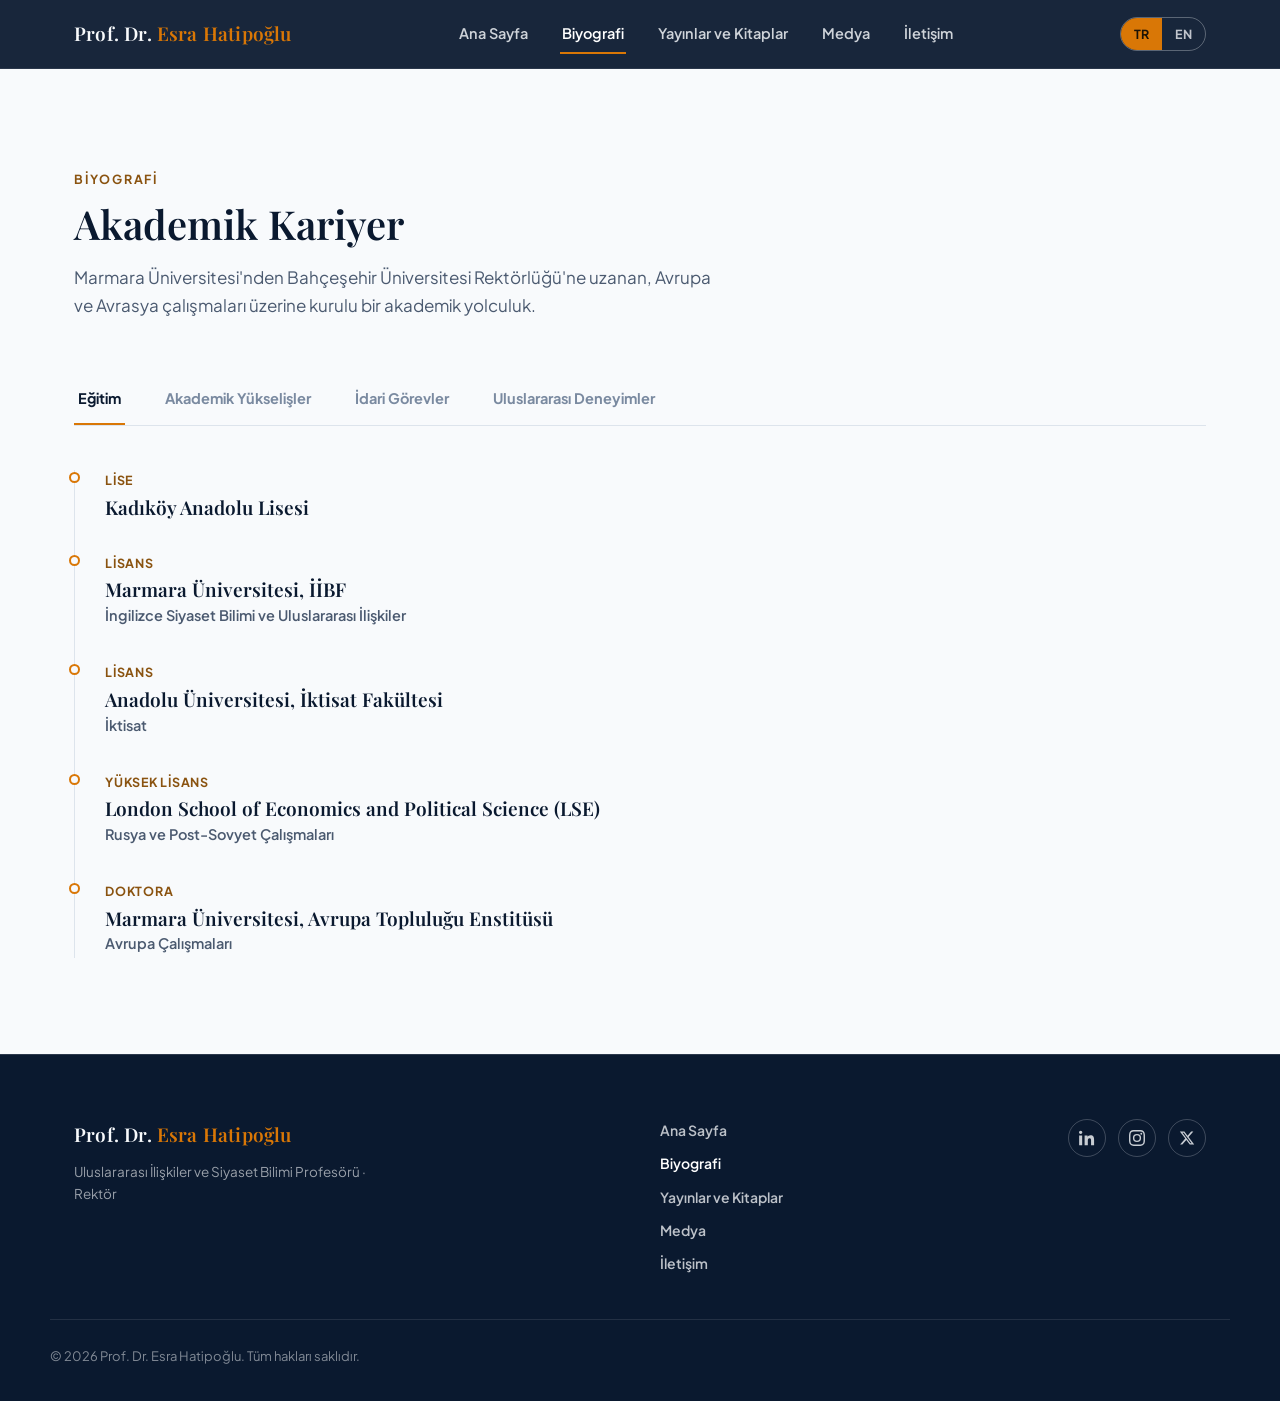
<file: biyografi.html>
<!DOCTYPE html>
<html lang="tr">
<head>
<meta charset="UTF-8">
<title>Biyografi ve Akademik Kariyer | Prof. Dr. Esra Hatipoğlu</title>
<meta name="description" content="Prof. Dr. Esra Hatipoğlu'nun eğitim geçmişi, akademik unvanları, idari görevleri ve uluslararası araştırma deneyimi.">
<meta name="keywords" content="Esra Hatipoğlu biyografi, Esra Hatipoğlu akademik kariyer, Esra Hatipoğlu CV, Esra Hatipoğlu Rektör">
<meta property="og:title" content="Biyografi ve Akademik Kariyer | Prof. Dr. Esra Hatipoğlu">
<meta property="og:description" content="Eğitim, akademik unvanlar, idari görevler ve uluslararası araştırma deneyimi.">
<meta property="og:type" content="profile">
<meta property="og:url" content="https://www.esrahatipoglu.com/biyografi.html">
<meta property="og:image" content="https://www.esrahatipoglu.com/images/esra-hatipoglu-portre.jpg">
<meta property="og:site_name" content="Prof. Dr. Esra Hatipoğlu">
<meta property="og:locale" content="tr_TR">
<meta name="twitter:card" content="summary_large_image">
<meta name="twitter:title" content="Biyografi ve Akademik Kariyer | Prof. Dr. Esra Hatipoğlu">
<meta name="twitter:description" content="Eğitim, akademik unvanlar, idari görevler ve uluslararası araştırma deneyimi.">
<meta name="twitter:image" content="https://www.esrahatipoglu.com/images/esra-hatipoglu-portre.jpg">
<meta name="robots" content="index, follow">
<link rel="canonical" href="https://www.esrahatipoglu.com/biyografi.html">
<meta name="viewport" content="width=device-width, initial-scale=1">
<link rel="icon" type="image/svg+xml" href="favicon.svg">
<link rel="preconnect" href="https://fonts.googleapis.com">
<link rel="preconnect" href="https://fonts.gstatic.com" crossorigin>
<link href="https://fonts.googleapis.com/css2?family=Playfair+Display:ital,wght@0,500;0,600;0,700;1,500&amp;family=Plus+Jakarta+Sans:wght@400;500;600;700;800&amp;display=swap" rel="stylesheet">
<link rel="stylesheet" href="styles.css">
</head>
<body data-page="biyografi">
<header class="site-header">
  <div class="header-inner">
    <a href="index.html" class="logo">Prof. Dr. <span>Esra Hatipoğlu</span></a>
    <nav class="main-nav" id="mainNav">
      <a href="index.html" data-page="index" data-tr="Ana Sayfa" data-en="Home">Ana Sayfa</a>
      <a href="biyografi.html" data-page="biyografi" data-tr="Biyografi" data-en="Biography">Biyografi</a>
      <a href="yayinlar.html" data-page="yayinlar" data-tr="Yayınlar ve Kitaplar" data-en="Publications and Books">Yayınlar ve Kitaplar</a>
      <a href="medya.html" data-page="medya" data-tr="Medya" data-en="Media">Medya</a>
      <a href="iletisim.html" data-page="iletisim" data-tr="İletişim" data-en="Contact">İletişim</a>
    </nav>
    <div class="header-actions">
      <div class="lang-toggle" role="group" aria-label="Dil seçici / Language selector">
        <button type="button" class="active" data-lang="tr">TR</button>
        <button type="button" data-lang="en">EN</button>
      </div>
      <button class="menu-toggle" id="menuToggle" aria-label="Menü" aria-expanded="false">
        <svg width="24" height="24" viewBox="0 0 24 24" fill="none" stroke="currentColor" stroke-width="2" stroke-linecap="round"><line x1="3" y1="6" x2="21" y2="6"/><line x1="3" y1="12" x2="21" y2="12"/><line x1="3" y1="18" x2="21" y2="18"/></svg>
      </button>
    </div>
  </div>
</header>

<main>
  <section id="biyografi">
    <div class="container">
      <div class="section-head reveal">
        <span class="eyebrow" data-tr="Biyografi" data-en="Biography">Biyografi</span>
        <h1 data-tr="Akademik Kariyer" data-en="Academic Career">Akademik Kariyer</h1>
        <p data-tr="Marmara Üniversitesi'nden Bahçeşehir Üniversitesi Rektörlüğü'ne uzanan, Avrupa ve Avrasya çalışmaları üzerine kurulu bir akademik yolculuk." data-en="An academic journey built on European and Eurasian studies, from Marmara University to the Rectorate of Bahçeşehir University.">Marmara Üniversitesi'nden Bahçeşehir Üniversitesi Rektörlüğü'ne uzanan, Avrupa ve Avrasya çalışmaları üzerine kurulu bir akademik yolculuk.</p>
      </div>

      <div class="bio-tabs reveal" role="tablist">
        <button class="bio-tab active" data-tab="egitim" data-tr="Eğitim" data-en="Education">Eğitim</button>
        <button class="bio-tab" data-tab="yukselis" data-tr="Akademik Yükselişler" data-en="Academic Advancement">Akademik Yükselişler</button>
        <button class="bio-tab" data-tab="idari" data-tr="İdari Görevler" data-en="Administrative Roles">İdari Görevler</button>
        <button class="bio-tab" data-tab="uluslararasi" data-tr="Uluslararası Deneyimler" data-en="International Experience">Uluslararası Deneyimler</button>
      </div>

      <div class="timeline active" data-panel="egitim">
        <div class="timeline-item">
          <div class="t-year">Lise</div>
          <h4 data-tr="Kadıköy Anadolu Lisesi" data-en="Kadıköy Anatolian High School">Kadıköy Anadolu Lisesi</h4>
        </div>
        <div class="timeline-item">
          <div class="t-year" data-tr="Lisans" data-en="BA">Lisans</div>
          <h4 data-tr="Marmara Üniversitesi, İİBF" data-en="Marmara University, Faculty of Economics and Administrative Sciences">Marmara Üniversitesi, İİBF</h4>
          <div class="t-org" data-tr="İngilizce Siyaset Bilimi ve Uluslararası İlişkiler" data-en="Political Science &amp; International Relations (English)">İngilizce Siyaset Bilimi ve Uluslararası İlişkiler</div>
        </div>
        <div class="timeline-item">
          <div class="t-year" data-tr="Lisans" data-en="BA">Lisans</div>
          <h4 data-tr="Anadolu Üniversitesi, İktisat Fakültesi" data-en="Anadolu University, Faculty of Economics">Anadolu Üniversitesi, İktisat Fakültesi</h4>
          <div class="t-org" data-tr="İktisat" data-en="Economics">İktisat</div>
        </div>
        <div class="timeline-item">
          <div class="t-year" data-tr="Yüksek Lisans" data-en="MSc">Yüksek Lisans</div>
          <h4>London School of Economics and Political Science (LSE)</h4>
          <div class="t-org" data-tr="Rusya ve Post-Sovyet Çalışmaları" data-en="Russian &amp; Post-Soviet Studies">Rusya ve Post-Sovyet Çalışmaları</div>
        </div>
        <div class="timeline-item">
          <div class="t-year" data-tr="Doktora" data-en="PhD">Doktora</div>
          <h4 data-tr="Marmara Üniversitesi, Avrupa Topluluğu Enstitüsü" data-en="Marmara University, European Community Institute">Marmara Üniversitesi, Avrupa Topluluğu Enstitüsü</h4>
          <div class="t-org" data-tr="Avrupa Çalışmaları" data-en="European Studies">Avrupa Çalışmaları</div>
        </div>
      </div>

      <div class="timeline" data-panel="yukselis">
        <div class="timeline-item">
          <div class="t-year">2001</div>
          <h4 data-tr="Marmara Üniversitesi'nde Akademik Göreve Başlangıç" data-en="Joined the Faculty at Marmara University">Marmara Üniversitesi'nde Akademik Göreve Başlangıç</h4>
        </div>
        <div class="timeline-item">
          <div class="t-year">2007</div>
          <h4 data-tr="Doçent — Uluslararası İlişkiler" data-en="Associate Professor — International Relations">Doçent — Uluslararası İlişkiler</h4>
        </div>
        <div class="timeline-item">
          <div class="t-year">2014</div>
          <h4 data-tr="Profesör" data-en="Full Professor">Profesör</h4>
        </div>
        <div class="timeline-item">
          <div class="t-year">2001–2015</div>
          <h4 data-tr="Öğretim Üyeliği, Siyasal Bilgiler Fakültesi" data-en="Faculty Member, Faculty of Political Sciences">Öğretim Üyeliği, Siyasal Bilgiler Fakültesi</h4>
          <div class="t-org">Marmara Üniversitesi</div>
        </div>
      </div>

      <div class="timeline" data-panel="idari">
        <div class="timeline-item">
          <div class="t-year">2001–2006</div>
          <h4 data-tr="Müdür Yardımcısı" data-en="Deputy Director">Müdür Yardımcısı</h4>
          <div class="t-org" data-tr="Ortadoğu Araştırmaları Enstitüsü, Marmara Üniversitesi" data-en="Institute for Middle Eastern Studies, Marmara University">Ortadoğu Araştırmaları Enstitüsü, Marmara Üniversitesi</div>
        </div>
        <div class="timeline-item">
          <div class="t-year">2014–2015</div>
          <h4 data-tr="Kurucu Bölüm Başkanı" data-en="Founding Department Chair">Kurucu Bölüm Başkanı</h4>
          <div class="t-org" data-tr="Uluslararası Siyasal Ekonomi Bölümü, Marmara Üniversitesi Siyasal Bilgiler Fakültesi" data-en="Department of International Political Economy, Marmara University Faculty of Political Sciences">Uluslararası Siyasal Ekonomi Bölümü, Marmara Üniversitesi Siyasal Bilgiler Fakültesi</div>
        </div>
        <div class="timeline-item">
          <div class="t-year" data-tr="Önceki Görev" data-en="Previous Appointment">Önceki Görev</div>
          <h4 data-tr="Rektör" data-en="Rector">Rektör</h4>
          <div class="t-org">Nişantaşı Üniversitesi</div>
        </div>
        <div class="timeline-item">
          <div class="t-year" data-tr="Mevcut Görev" data-en="Current Appointment">Mevcut Görev</div>
          <h4 data-tr="Rektör" data-en="Rector">Rektör</h4>
          <div class="t-org">Bahçeşehir Üniversitesi</div>
        </div>
      </div>

      <div class="timeline" data-panel="uluslararasi">
        <div class="timeline-item">
          <div class="t-year" data-tr="Araştırma Dönemi" data-en="Research Period">Araştırma Dönemi</div>
          <h4>European University Institute (EUI)</h4>
          <div class="t-org" data-tr="Floransa, İtalya — Misafir Araştırmacı" data-en="Florence, Italy — Visiting Researcher">Floransa, İtalya — Misafir Araştırmacı</div>
        </div>
        <div class="timeline-item">
          <div class="t-year" data-tr="Araştırma Dönemi" data-en="Research Period">Araştırma Dönemi</div>
          <h4>London School of Economics (LSE)</h4>
          <div class="t-org" data-tr="Londra, Birleşik Krallık" data-en="London, United Kingdom">Londra, Birleşik Krallık</div>
        </div>
        <div class="timeline-item">
          <div class="t-year" data-tr="Araştırma Dönemi" data-en="Research Period">Araştırma Dönemi</div>
          <h4>Central European University (CEU)</h4>
          <div class="t-org" data-tr="Budapeşte, Macaristan" data-en="Budapest, Hungary">Budapeşte, Macaristan</div>
        </div>
        <div class="timeline-item">
          <div class="t-year">2001–2005</div>
          <h4 data-tr="Jean Monnet Programı" data-en="Jean Monnet Programme">Jean Monnet Programı</h4>
          <div class="t-detail" data-tr="Avrupa Komisyonu desteğiyle &quot;AB Genişlemesi ve Avrasya&quot; dersini yürütmüştür." data-en="Taught the course “EU Enlargement and Eurasia,” supported by the European Commission.">Avrupa Komisyonu desteğiyle "AB Genişlemesi ve Avrasya" dersini yürütmüştür.</div>
        </div>
        <div class="timeline-item">
          <div class="t-year" data-tr="Seçim Gözlemciliği" data-en="Election Observation">Seçim Gözlemciliği</div>
          <h4 data-tr="AGİT ve T.C. Dışişleri Bakanlığı Heyetleri" data-en="OSCE and Turkish Ministry of Foreign Affairs Missions">AGİT ve T.C. Dışişleri Bakanlığı Heyetleri</h4>
          <div class="t-detail" data-tr="Gürcistan, Moldova, Rusya ve Ukrayna'da seçim gözlem heyetlerinde görev almıştır." data-en="Served on election observation missions in Georgia, Moldova, Russia, and Ukraine.">Gürcistan, Moldova, Rusya ve Ukrayna'da seçim gözlem heyetlerinde görev almıştır.</div>
        </div>
      </div>
    </div>
  </section>
</main>
<footer class="site-footer">
  <div class="container footer-top">
    <div class="footer-brand">
      <a href="index.html" class="logo">Prof. Dr. <span>Esra Hatipoğlu</span></a>
      <p data-tr="Uluslararası İlişkiler ve Siyaset Bilimi Profesörü · Rektör" data-en="Professor of International Relations and Political Science · Rector">Uluslararası İlişkiler ve Siyaset Bilimi Profesörü · Rektör</p>
    </div>
    <nav class="footer-nav" aria-label="Alt menü">
      <a href="index.html" data-page="index" data-tr="Ana Sayfa" data-en="Home">Ana Sayfa</a>
      <a href="biyografi.html" data-page="biyografi" data-tr="Biyografi" data-en="Biography">Biyografi</a>
      <a href="yayinlar.html" data-page="yayinlar" data-tr="Yayınlar ve Kitaplar" data-en="Publications and Books">Yayınlar ve Kitaplar</a>
      <a href="medya.html" data-page="medya" data-tr="Medya" data-en="Media">Medya</a>
      <a href="iletisim.html" data-page="iletisim" data-tr="İletişim" data-en="Contact">İletişim</a>
    </nav>
    <div class="footer-social">
      <div class="social-row">
        <a href="https://tr.linkedin.com/in/prof-dr-esra-hatipo%C4%9Flu-25a65126" target="_blank" rel="noopener" aria-label="LinkedIn" title="LinkedIn">
          <svg width="16" height="16" viewBox="0 0 24 24" fill="currentColor"><path d="M4.98 3.5C4.98 4.88 3.87 6 2.5 6S0 4.88 0 3.5 1.12 1 2.5 1s2.48 1.12 2.48 2.5zM.22 8.24h4.56V23H.22V8.24zM8.4 8.24h4.37v2.02h.06c.61-1.15 2.1-2.37 4.32-2.37 4.63 0 5.48 3.05 5.48 7.01V23h-4.55v-6.77c0-1.61-.03-3.68-2.24-3.68-2.25 0-2.6 1.76-2.6 3.57V23H8.4V8.24z"/></svg>
        </a>
        <a href="https://www.instagram.com/esrahatipogluu_/" target="_blank" rel="noopener" aria-label="Instagram" title="Instagram">
          <svg width="16" height="16" viewBox="0 0 24 24" fill="currentColor"><path d="M12 2.163c3.204 0 3.584.012 4.85.07 3.252.148 4.771 1.691 4.919 4.919.058 1.265.069 1.645.069 4.849 0 3.205-.012 3.584-.069 4.849-.149 3.225-1.664 4.771-4.919 4.919-1.266.058-1.644.07-4.85.07-3.204 0-3.584-.012-4.849-.07-3.26-.149-4.771-1.699-4.919-4.92-.058-1.265-.07-1.644-.07-4.849 0-3.204.013-3.583.07-4.849.149-3.227 1.664-4.771 4.919-4.919 1.266-.057 1.645-.069 4.849-.069zm0-2.163c-3.259 0-3.667.014-4.947.072-4.358.2-6.78 2.618-6.98 6.98-.059 1.281-.073 1.689-.073 4.948 0 3.259.014 3.668.072 4.948.2 4.358 2.618 6.78 6.98 6.98 1.281.058 1.689.072 4.948.072 3.259 0 3.668-.014 4.948-.072 4.354-.2 6.782-2.618 6.979-6.98.059-1.28.073-1.689.073-4.948 0-3.259-.014-3.667-.072-4.947-.196-4.354-2.617-6.78-6.979-6.98-1.281-.059-1.69-.073-4.949-.073zm0 5.838a6.162 6.162 0 1 0 0 12.324 6.162 6.162 0 0 0 0-12.324zm0 10.162a4 4 0 1 1 0-8 4 4 0 0 1 0 8zm6.406-11.845a1.44 1.44 0 1 0 0 2.881 1.44 1.44 0 0 0 0-2.881z"/></svg>
        </a>
        <a href="https://x.com/esraahatipoglu" target="_blank" rel="noopener" aria-label="X" title="X">
          <svg width="16" height="16" viewBox="0 0 24 24" fill="currentColor"><path d="M18.244 2.25h3.308l-7.227 8.26 8.502 11.24H16.17l-5.214-6.817L4.99 21.75H1.68l7.73-8.835L1.254 2.25H8.08l4.713 6.231zm-1.161 17.52h1.833L7.084 4.126H5.117z"/></svg>
        </a>
      </div>
    </div>
  </div>
  <div class="container footer-bottom">
    <span data-tr="© 2026 Prof. Dr. Esra Hatipoğlu. Tüm hakları saklıdır." data-en="© 2026 Prof. Dr. Esra Hatipoğlu. All rights reserved.">© 2026 Prof. Dr. Esra Hatipoğlu. Tüm hakları saklıdır.</span>
  </div>
</footer>

<div class="toast" id="toast"></div>
<script src="script.js"></script>
</body>
</html>
</file>
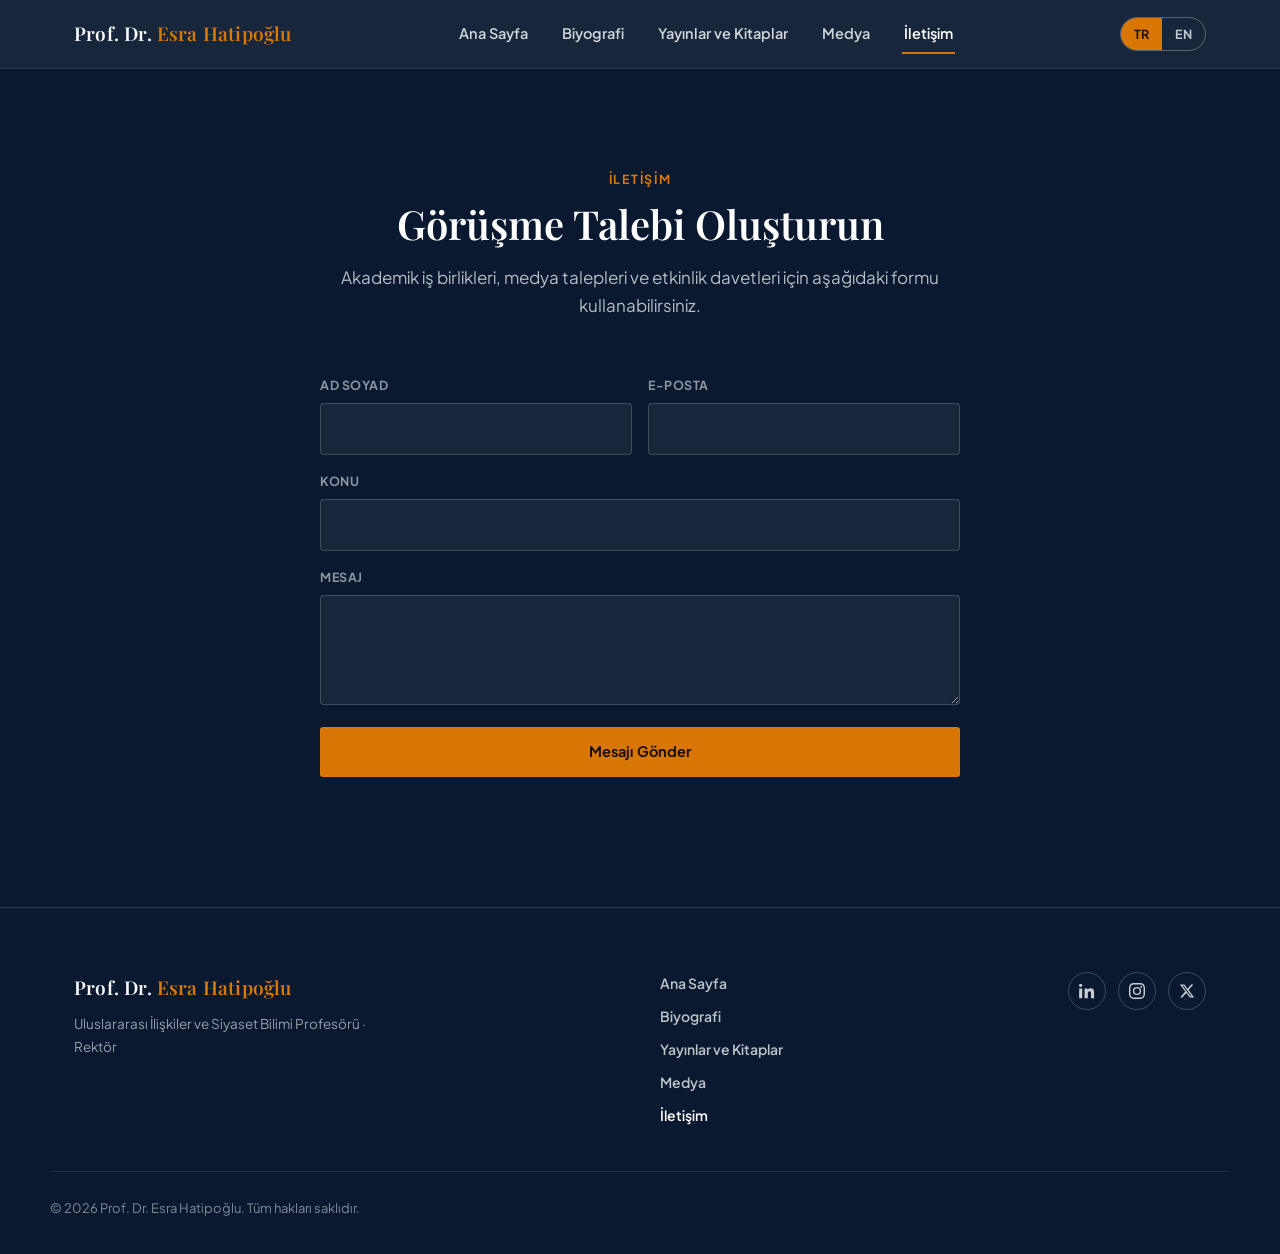
<file: iletisim.html>
<!DOCTYPE html>
<html lang="tr">
<head>
<meta charset="UTF-8">
<title>İletişim | Prof. Dr. Esra Hatipoğlu</title>
<meta name="description" content="Akademik iş birlikleri, medya talepleri ve etkinlik davetleri için Prof. Dr. Esra Hatipoğlu ile iletişime geçin.">
<meta name="keywords" content="Esra Hatipoğlu iletişim, Esra Hatipoğlu e-posta, Esra Hatipoğlu Rektörlük">
<meta property="og:title" content="İletişim | Prof. Dr. Esra Hatipoğlu">
<meta property="og:description" content="Akademik iş birlikleri, medya talepleri ve etkinlik davetleri için iletişime geçin.">
<meta property="og:type" content="profile">
<meta property="og:url" content="https://www.esrahatipoglu.com/iletisim.html">
<meta property="og:image" content="https://www.esrahatipoglu.com/images/esra-hatipoglu-portre.jpg">
<meta property="og:site_name" content="Prof. Dr. Esra Hatipoğlu">
<meta property="og:locale" content="tr_TR">
<meta name="twitter:card" content="summary_large_image">
<meta name="twitter:title" content="İletişim | Prof. Dr. Esra Hatipoğlu">
<meta name="twitter:description" content="Akademik iş birlikleri, medya talepleri ve etkinlik davetleri için iletişime geçin.">
<meta name="twitter:image" content="https://www.esrahatipoglu.com/images/esra-hatipoglu-portre.jpg">
<meta name="robots" content="index, follow">
<link rel="canonical" href="https://www.esrahatipoglu.com/iletisim.html">
<meta name="viewport" content="width=device-width, initial-scale=1">
<link rel="icon" type="image/svg+xml" href="favicon.svg">
<link rel="preconnect" href="https://fonts.googleapis.com">
<link rel="preconnect" href="https://fonts.gstatic.com" crossorigin>
<link href="https://fonts.googleapis.com/css2?family=Playfair+Display:ital,wght@0,500;0,600;0,700;1,500&amp;family=Plus+Jakarta+Sans:wght@400;500;600;700;800&amp;display=swap" rel="stylesheet">
<link rel="stylesheet" href="styles.css">
</head>
<body data-page="iletisim">
<header class="site-header">
  <div class="header-inner">
    <a href="index.html" class="logo">Prof. Dr. <span>Esra Hatipoğlu</span></a>
    <nav class="main-nav" id="mainNav">
      <a href="index.html" data-page="index" data-tr="Ana Sayfa" data-en="Home">Ana Sayfa</a>
      <a href="biyografi.html" data-page="biyografi" data-tr="Biyografi" data-en="Biography">Biyografi</a>
      <a href="yayinlar.html" data-page="yayinlar" data-tr="Yayınlar ve Kitaplar" data-en="Publications and Books">Yayınlar ve Kitaplar</a>
      <a href="medya.html" data-page="medya" data-tr="Medya" data-en="Media">Medya</a>
      <a href="iletisim.html" data-page="iletisim" data-tr="İletişim" data-en="Contact">İletişim</a>
    </nav>
    <div class="header-actions">
      <div class="lang-toggle" role="group" aria-label="Dil seçici / Language selector">
        <button type="button" class="active" data-lang="tr">TR</button>
        <button type="button" data-lang="en">EN</button>
      </div>
      <button class="menu-toggle" id="menuToggle" aria-label="Menü" aria-expanded="false">
        <svg width="24" height="24" viewBox="0 0 24 24" fill="none" stroke="currentColor" stroke-width="2" stroke-linecap="round"><line x1="3" y1="6" x2="21" y2="6"/><line x1="3" y1="12" x2="21" y2="12"/><line x1="3" y1="18" x2="21" y2="18"/></svg>
      </button>
    </div>
  </div>
</header>

<main>
<section class="contact-section" id="iletisim">
  <div class="container">
    <div class="section-head reveal" style="color:#F8FAFC;">
      <span class="eyebrow" style="color:var(--gold);" data-tr="İletişim" data-en="Contact">İletişim</span>
      <h1 style="color:#fff;margin-top:10px;" data-tr="Görüşme Talebi Oluşturun" data-en="Send a Message">Görüşme Talebi Oluşturun</h1>
      <p style="color:rgba(248,250,252,0.72);" data-tr="Akademik iş birlikleri, medya talepleri ve etkinlik davetleri için aşağıdaki formu kullanabilirsiniz." data-en="Use the form below for academic collaborations, media requests, and event invitations.">Akademik iş birlikleri, medya talepleri ve etkinlik davetleri için aşağıdaki formu kullanabilirsiniz.</p>
    </div>

    <form id="contactForm" class="contact-form-wrap reveal" action="https://api.web3forms.com/submit" method="POST">
      <input type="hidden" name="access_key" value="83dba9e1-f376-4560-ac43-46b6a39d49d5">
      <input type="hidden" name="from_name" value="Prof. Dr. Esra Hatipoğlu — Web Sitesi">
      <input type="checkbox" name="botcheck" class="botcheck" style="display:none">

      <div class="form-row">
        <div class="form-field">
          <label for="fName" data-tr="Ad Soyad" data-en="Full Name">Ad Soyad</label>
          <input id="fName" name="name" type="text" required autocomplete="name">
        </div>
        <div class="form-field">
          <label for="fEmail" data-tr="E-posta" data-en="Email">E-posta</label>
          <input id="fEmail" name="email" type="email" required autocomplete="email">
        </div>
      </div>
      <div class="form-field">
        <label for="fSubject" data-tr="Konu" data-en="Subject">Konu</label>
        <input id="fSubject" name="subject" type="text" required>
      </div>
      <div class="form-field">
        <label for="fMessage" data-tr="Mesaj" data-en="Message">Mesaj</label>
        <textarea id="fMessage" name="message" required></textarea>
      </div>
      <button type="submit" class="btn btn-gold" style="margin-top:22px;" data-tr="Mesajı Gönder" data-en="Send Message">Mesajı Gönder</button>
      <p class="form-status" id="formStatus" role="status" aria-live="polite"></p>
    </form>
  </div>
</section>
</main>
<footer class="site-footer">
  <div class="container footer-top">
    <div class="footer-brand">
      <a href="index.html" class="logo">Prof. Dr. <span>Esra Hatipoğlu</span></a>
      <p data-tr="Uluslararası İlişkiler ve Siyaset Bilimi Profesörü · Rektör" data-en="Professor of International Relations and Political Science · Rector">Uluslararası İlişkiler ve Siyaset Bilimi Profesörü · Rektör</p>
    </div>
    <nav class="footer-nav" aria-label="Alt menü">
      <a href="index.html" data-page="index" data-tr="Ana Sayfa" data-en="Home">Ana Sayfa</a>
      <a href="biyografi.html" data-page="biyografi" data-tr="Biyografi" data-en="Biography">Biyografi</a>
      <a href="yayinlar.html" data-page="yayinlar" data-tr="Yayınlar ve Kitaplar" data-en="Publications and Books">Yayınlar ve Kitaplar</a>
      <a href="medya.html" data-page="medya" data-tr="Medya" data-en="Media">Medya</a>
      <a href="iletisim.html" data-page="iletisim" data-tr="İletişim" data-en="Contact">İletişim</a>
    </nav>
    <div class="footer-social">
      <div class="social-row">
        <a href="https://tr.linkedin.com/in/prof-dr-esra-hatipo%C4%9Flu-25a65126" target="_blank" rel="noopener" aria-label="LinkedIn" title="LinkedIn">
          <svg width="16" height="16" viewBox="0 0 24 24" fill="currentColor"><path d="M4.98 3.5C4.98 4.88 3.87 6 2.5 6S0 4.88 0 3.5 1.12 1 2.5 1s2.48 1.12 2.48 2.5zM.22 8.24h4.56V23H.22V8.24zM8.4 8.24h4.37v2.02h.06c.61-1.15 2.1-2.37 4.32-2.37 4.63 0 5.48 3.05 5.48 7.01V23h-4.55v-6.77c0-1.61-.03-3.68-2.24-3.68-2.25 0-2.6 1.76-2.6 3.57V23H8.4V8.24z"/></svg>
        </a>
        <a href="https://www.instagram.com/esrahatipogluu_/" target="_blank" rel="noopener" aria-label="Instagram" title="Instagram">
          <svg width="16" height="16" viewBox="0 0 24 24" fill="currentColor"><path d="M12 2.163c3.204 0 3.584.012 4.85.07 3.252.148 4.771 1.691 4.919 4.919.058 1.265.069 1.645.069 4.849 0 3.205-.012 3.584-.069 4.849-.149 3.225-1.664 4.771-4.919 4.919-1.266.058-1.644.07-4.85.07-3.204 0-3.584-.012-4.849-.07-3.26-.149-4.771-1.699-4.919-4.92-.058-1.265-.07-1.644-.07-4.849 0-3.204.013-3.583.07-4.849.149-3.227 1.664-4.771 4.919-4.919 1.266-.057 1.645-.069 4.849-.069zm0-2.163c-3.259 0-3.667.014-4.947.072-4.358.2-6.78 2.618-6.98 6.98-.059 1.281-.073 1.689-.073 4.948 0 3.259.014 3.668.072 4.948.2 4.358 2.618 6.78 6.98 6.98 1.281.058 1.689.072 4.948.072 3.259 0 3.668-.014 4.948-.072 4.354-.2 6.782-2.618 6.979-6.98.059-1.28.073-1.689.073-4.948 0-3.259-.014-3.667-.072-4.947-.196-4.354-2.617-6.78-6.979-6.98-1.281-.059-1.69-.073-4.949-.073zm0 5.838a6.162 6.162 0 1 0 0 12.324 6.162 6.162 0 0 0 0-12.324zm0 10.162a4 4 0 1 1 0-8 4 4 0 0 1 0 8zm6.406-11.845a1.44 1.44 0 1 0 0 2.881 1.44 1.44 0 0 0 0-2.881z"/></svg>
        </a>
        <a href="https://x.com/esraahatipoglu" target="_blank" rel="noopener" aria-label="X" title="X">
          <svg width="16" height="16" viewBox="0 0 24 24" fill="currentColor"><path d="M18.244 2.25h3.308l-7.227 8.26 8.502 11.24H16.17l-5.214-6.817L4.99 21.75H1.68l7.73-8.835L1.254 2.25H8.08l4.713 6.231zm-1.161 17.52h1.833L7.084 4.126H5.117z"/></svg>
        </a>
      </div>
    </div>
  </div>
  <div class="container footer-bottom">
    <span data-tr="© 2026 Prof. Dr. Esra Hatipoğlu. Tüm hakları saklıdır." data-en="© 2026 Prof. Dr. Esra Hatipoğlu. All rights reserved.">© 2026 Prof. Dr. Esra Hatipoğlu. Tüm hakları saklıdır.</span>
  </div>
</footer>

<div class="toast" id="toast"></div>
<script src="script.js"></script>
</body>
</html>
</file>
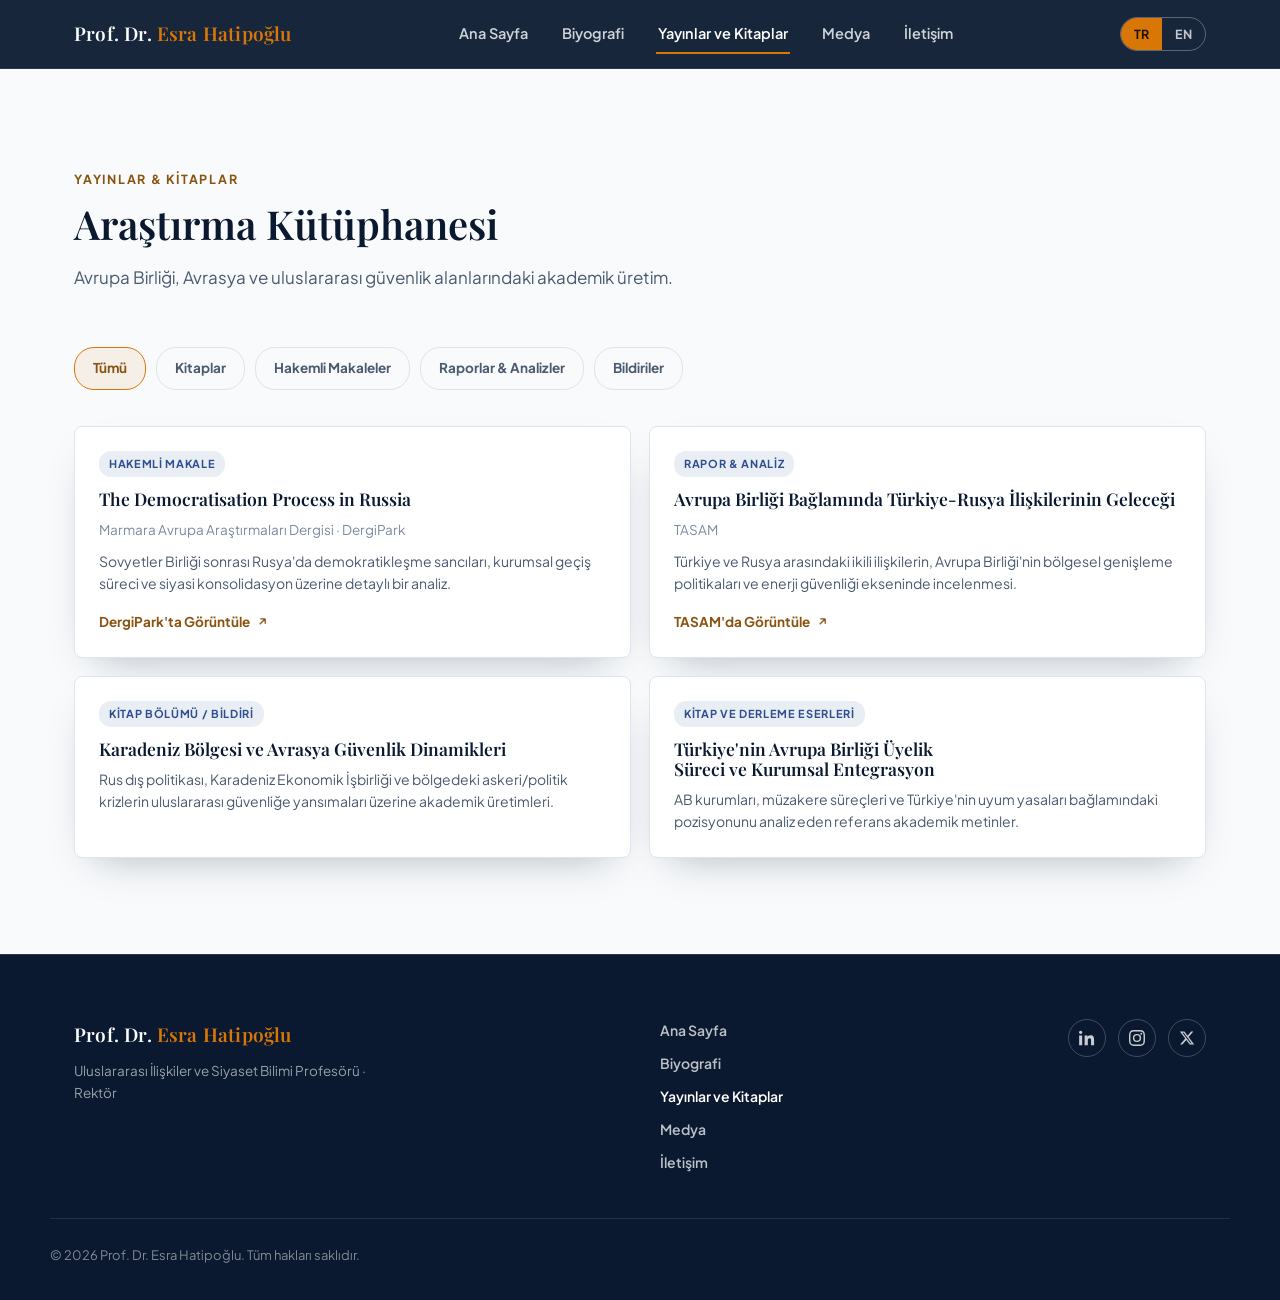
<file: yayinlar.html>
<!DOCTYPE html>
<html lang="tr">
<head>
<meta charset="UTF-8">
<title>Yayınlar ve Kitaplar | Prof. Dr. Esra Hatipoğlu</title>
<meta name="description" content="Prof. Dr. Esra Hatipoğlu'nun kitapları, hakemli makaleleri, raporları ve konferans bildirilerinden oluşan araştırma kütüphanesi.">
<meta name="keywords" content="Esra Hatipoğlu yayınlar, Esra Hatipoğlu makaleleri, Esra Hatipoğlu kitapları, Esra Hatipoğlu Uluslararası İlişkiler">
<meta property="og:title" content="Yayınlar ve Kitaplar | Prof. Dr. Esra Hatipoğlu">
<meta property="og:description" content="Kitaplar, hakemli makaleler, raporlar ve bildirilerden oluşan araştırma kütüphanesi.">
<meta property="og:type" content="profile">
<meta property="og:url" content="https://www.esrahatipoglu.com/yayinlar.html">
<meta property="og:image" content="https://www.esrahatipoglu.com/images/esra-hatipoglu-portre.jpg">
<meta property="og:site_name" content="Prof. Dr. Esra Hatipoğlu">
<meta property="og:locale" content="tr_TR">
<meta name="twitter:card" content="summary_large_image">
<meta name="twitter:title" content="Yayınlar ve Kitaplar | Prof. Dr. Esra Hatipoğlu">
<meta name="twitter:description" content="Kitaplar, hakemli makaleler, raporlar ve bildirilerden oluşan araştırma kütüphanesi.">
<meta name="twitter:image" content="https://www.esrahatipoglu.com/images/esra-hatipoglu-portre.jpg">
<meta name="robots" content="index, follow">
<link rel="canonical" href="https://www.esrahatipoglu.com/yayinlar.html">
<meta name="viewport" content="width=device-width, initial-scale=1">
<link rel="icon" type="image/svg+xml" href="favicon.svg">
<link rel="preconnect" href="https://fonts.googleapis.com">
<link rel="preconnect" href="https://fonts.gstatic.com" crossorigin>
<link href="https://fonts.googleapis.com/css2?family=Playfair+Display:ital,wght@0,500;0,600;0,700;1,500&amp;family=Plus+Jakarta+Sans:wght@400;500;600;700;800&amp;display=swap" rel="stylesheet">
<link rel="stylesheet" href="styles.css">
</head>
<body data-page="yayinlar">
<header class="site-header">
  <div class="header-inner">
    <a href="index.html" class="logo">Prof. Dr. <span>Esra Hatipoğlu</span></a>
    <nav class="main-nav" id="mainNav">
      <a href="index.html" data-page="index" data-tr="Ana Sayfa" data-en="Home">Ana Sayfa</a>
      <a href="biyografi.html" data-page="biyografi" data-tr="Biyografi" data-en="Biography">Biyografi</a>
      <a href="yayinlar.html" data-page="yayinlar" data-tr="Yayınlar ve Kitaplar" data-en="Publications and Books">Yayınlar ve Kitaplar</a>
      <a href="medya.html" data-page="medya" data-tr="Medya" data-en="Media">Medya</a>
      <a href="iletisim.html" data-page="iletisim" data-tr="İletişim" data-en="Contact">İletişim</a>
    </nav>
    <div class="header-actions">
      <div class="lang-toggle" role="group" aria-label="Dil seçici / Language selector">
        <button type="button" class="active" data-lang="tr">TR</button>
        <button type="button" data-lang="en">EN</button>
      </div>
      <button class="menu-toggle" id="menuToggle" aria-label="Menü" aria-expanded="false">
        <svg width="24" height="24" viewBox="0 0 24 24" fill="none" stroke="currentColor" stroke-width="2" stroke-linecap="round"><line x1="3" y1="6" x2="21" y2="6"/><line x1="3" y1="12" x2="21" y2="12"/><line x1="3" y1="18" x2="21" y2="18"/></svg>
      </button>
    </div>
  </div>
</header>

<main>
  <section id="yayinlar">
    <div class="container">
      <div class="section-head reveal">
        <span class="eyebrow" data-tr="Yayınlar &amp; Kitaplar" data-en="Publications &amp; Books">Yayınlar &amp; Kitaplar</span>
        <h1 data-tr="Araştırma Kütüphanesi" data-en="Research Library">Araştırma Kütüphanesi</h1>
        <p data-tr="Avrupa Birliği, Avrasya ve uluslararası güvenlik alanlarındaki akademik üretim." data-en="Academic output in European Union, Eurasian, and international security studies.">Avrupa Birliği, Avrasya ve uluslararası güvenlik alanlarındaki akademik üretim.</p>
      </div>

      <div class="filters reveal" role="group" aria-label="Yayın filtreleri">
        <button class="filter-btn active" data-filter="all" data-tr="Tümü" data-en="All">Tümü</button>
        <button class="filter-btn" data-filter="kitap" data-tr="Kitaplar" data-en="Books">Kitaplar</button>
        <button class="filter-btn" data-filter="makale" data-tr="Hakemli Makaleler" data-en="Peer-Reviewed Articles">Hakemli Makaleler</button>
        <button class="filter-btn" data-filter="rapor" data-tr="Raporlar &amp; Analizler" data-en="Reports &amp; Analyses">Raporlar &amp; Analizler</button>
        <button class="filter-btn" data-filter="bildiri" data-tr="Bildiriler" data-en="Conference Papers">Bildiriler</button>
      </div>

      <div class="pub-grid reveal" id="pubGrid">
        <article class="pub-card" data-cat="makale">
          <span class="pub-tag" data-tr="Hakemli Makale" data-en="Peer-Reviewed Article">Hakemli Makale</span>
          <h4>The Democratisation Process in Russia</h4>
          <p class="pub-meta" data-tr="Marmara Avrupa Araştırmaları Dergisi · DergiPark" data-en="Marmara Journal of European Studies · DergiPark">Marmara Avrupa Araştırmaları Dergisi · DergiPark</p>
          <p class="pub-desc" data-tr="Sovyetler Birliği sonrası Rusya'da demokratikleşme sancıları, kurumsal geçiş süreci ve siyasi konsolidasyon üzerine detaylı bir analiz." data-en="A detailed analysis of the pains of democratisation, institutional transition, and political consolidation in post-Soviet Russia.">Sovyetler Birliği sonrası Rusya'da demokratikleşme sancıları, kurumsal geçiş süreci ve siyasi konsolidasyon üzerine detaylı bir analiz.</p>
          <a href="https://dergipark.org.tr" target="_blank" rel="noopener" class="pub-link"><span data-tr="DergiPark'ta Görüntüle" data-en="View on DergiPark">DergiPark'ta Görüntüle</span><svg viewBox="0 0 24 24" fill="none" stroke="currentColor" stroke-width="2.4"><path d="M7 17L17 7M17 7H8M17 7v9"/></svg></a>
        </article>
        <article class="pub-card" data-cat="rapor">
          <span class="pub-tag" data-tr="Rapor &amp; Analiz" data-en="Report &amp; Analysis">Rapor &amp; Analiz</span>
          <h4 data-tr="Avrupa Birliği Bağlamında Türkiye-Rusya İlişkilerinin Geleceği" data-en="The Future of Turkey-Russia Relations in the EU Context">Avrupa Birliği Bağlamında Türkiye-Rusya İlişkilerinin Geleceği</h4>
          <p class="pub-meta" data-tr="TASAM" data-en="TASAM">TASAM</p>
          <p class="pub-desc" data-tr="Türkiye ve Rusya arasındaki ikili ilişkilerin, Avrupa Birliği'nin bölgesel genişleme politikaları ve enerji güvenliği ekseninde incelenmesi." data-en="An examination of bilateral relations between Turkey and Russia through the lens of the EU's regional enlargement policies and energy security.">Türkiye ve Rusya arasındaki ikili ilişkilerin, Avrupa Birliği'nin bölgesel genişleme politikaları ve enerji güvenliği ekseninde incelenmesi.</p>
          <a href="https://tasam.org" target="_blank" rel="noopener" class="pub-link"><span data-tr="TASAM'da Görüntüle" data-en="View on TASAM">TASAM'da Görüntüle</span><svg viewBox="0 0 24 24" fill="none" stroke="currentColor" stroke-width="2.4"><path d="M7 17L17 7M17 7H8M17 7v9"/></svg></a>
        </article>
        <article class="pub-card" data-cat="bildiri">
          <span class="pub-tag" data-tr="Kitap Bölümü / Bildiri" data-en="Book Chapter / Conference Paper">Kitap Bölümü / Bildiri</span>
          <h4 data-tr="Karadeniz Bölgesi ve Avrasya Güvenlik Dinamikleri" data-en="The Black Sea Region and Eurasian Security Dynamics">Karadeniz Bölgesi ve Avrasya Güvenlik Dinamikleri</h4>
          <p class="pub-desc" data-tr="Rus dış politikası, Karadeniz Ekonomik İşbirliği ve bölgedeki askeri/politik krizlerin uluslararası güvenliğe yansımaları üzerine akademik üretimleri." data-en="Academic work on Russian foreign policy, the Black Sea Economic Cooperation, and the international security implications of military/political crises in the region.">Rus dış politikası, Karadeniz Ekonomik İşbirliği ve bölgedeki askeri/politik krizlerin uluslararası güvenliğe yansımaları üzerine akademik üretimleri.</p>
        </article>
        <article class="pub-card" data-cat="kitap">
          <span class="pub-tag" data-tr="Kitap ve Derleme Eserleri" data-en="Books &amp; Edited Volumes">Kitap ve Derleme Eserleri</span>
          <h4 data-tr="Türkiye'nin Avrupa Birliği Üyelik Süreci ve Kurumsal Entegrasyon" data-en="Turkey's EU Accession Process and Institutional Integration">Türkiye'nin Avrupa Birliği Üyelik Süreci ve Kurumsal Entegrasyon</h4>
          <p class="pub-desc" data-tr="AB kurumları, müzakere süreçleri ve Türkiye'nin uyum yasaları bağlamındaki pozisyonunu analiz eden referans akademik metinler." data-en="Reference academic texts analyzing EU institutions, negotiation processes, and Turkey's position within the context of harmonization laws.">AB kurumları, müzakere süreçleri ve Türkiye'nin uyum yasaları bağlamındaki pozisyonunu analiz eden referans akademik metinler.</p>
        </article>
      </div>
    </div>
  </section>
</main>
<footer class="site-footer">
  <div class="container footer-top">
    <div class="footer-brand">
      <a href="index.html" class="logo">Prof. Dr. <span>Esra Hatipoğlu</span></a>
      <p data-tr="Uluslararası İlişkiler ve Siyaset Bilimi Profesörü · Rektör" data-en="Professor of International Relations and Political Science · Rector">Uluslararası İlişkiler ve Siyaset Bilimi Profesörü · Rektör</p>
    </div>
    <nav class="footer-nav" aria-label="Alt menü">
      <a href="index.html" data-page="index" data-tr="Ana Sayfa" data-en="Home">Ana Sayfa</a>
      <a href="biyografi.html" data-page="biyografi" data-tr="Biyografi" data-en="Biography">Biyografi</a>
      <a href="yayinlar.html" data-page="yayinlar" data-tr="Yayınlar ve Kitaplar" data-en="Publications and Books">Yayınlar ve Kitaplar</a>
      <a href="medya.html" data-page="medya" data-tr="Medya" data-en="Media">Medya</a>
      <a href="iletisim.html" data-page="iletisim" data-tr="İletişim" data-en="Contact">İletişim</a>
    </nav>
    <div class="footer-social">
      <div class="social-row">
        <a href="https://tr.linkedin.com/in/prof-dr-esra-hatipo%C4%9Flu-25a65126" target="_blank" rel="noopener" aria-label="LinkedIn" title="LinkedIn">
          <svg width="16" height="16" viewBox="0 0 24 24" fill="currentColor"><path d="M4.98 3.5C4.98 4.88 3.87 6 2.5 6S0 4.88 0 3.5 1.12 1 2.5 1s2.48 1.12 2.48 2.5zM.22 8.24h4.56V23H.22V8.24zM8.4 8.24h4.37v2.02h.06c.61-1.15 2.1-2.37 4.32-2.37 4.63 0 5.48 3.05 5.48 7.01V23h-4.55v-6.77c0-1.61-.03-3.68-2.24-3.68-2.25 0-2.6 1.76-2.6 3.57V23H8.4V8.24z"/></svg>
        </a>
        <a href="https://www.instagram.com/esrahatipogluu_/" target="_blank" rel="noopener" aria-label="Instagram" title="Instagram">
          <svg width="16" height="16" viewBox="0 0 24 24" fill="currentColor"><path d="M12 2.163c3.204 0 3.584.012 4.85.07 3.252.148 4.771 1.691 4.919 4.919.058 1.265.069 1.645.069 4.849 0 3.205-.012 3.584-.069 4.849-.149 3.225-1.664 4.771-4.919 4.919-1.266.058-1.644.07-4.85.07-3.204 0-3.584-.012-4.849-.07-3.26-.149-4.771-1.699-4.919-4.92-.058-1.265-.07-1.644-.07-4.849 0-3.204.013-3.583.07-4.849.149-3.227 1.664-4.771 4.919-4.919 1.266-.057 1.645-.069 4.849-.069zm0-2.163c-3.259 0-3.667.014-4.947.072-4.358.2-6.78 2.618-6.98 6.98-.059 1.281-.073 1.689-.073 4.948 0 3.259.014 3.668.072 4.948.2 4.358 2.618 6.78 6.98 6.98 1.281.058 1.689.072 4.948.072 3.259 0 3.668-.014 4.948-.072 4.354-.2 6.782-2.618 6.979-6.98.059-1.28.073-1.689.073-4.948 0-3.259-.014-3.667-.072-4.947-.196-4.354-2.617-6.78-6.979-6.98-1.281-.059-1.69-.073-4.949-.073zm0 5.838a6.162 6.162 0 1 0 0 12.324 6.162 6.162 0 0 0 0-12.324zm0 10.162a4 4 0 1 1 0-8 4 4 0 0 1 0 8zm6.406-11.845a1.44 1.44 0 1 0 0 2.881 1.44 1.44 0 0 0 0-2.881z"/></svg>
        </a>
        <a href="https://x.com/esraahatipoglu" target="_blank" rel="noopener" aria-label="X" title="X">
          <svg width="16" height="16" viewBox="0 0 24 24" fill="currentColor"><path d="M18.244 2.25h3.308l-7.227 8.26 8.502 11.24H16.17l-5.214-6.817L4.99 21.75H1.68l7.73-8.835L1.254 2.25H8.08l4.713 6.231zm-1.161 17.52h1.833L7.084 4.126H5.117z"/></svg>
        </a>
      </div>
    </div>
  </div>
  <div class="container footer-bottom">
    <span data-tr="© 2026 Prof. Dr. Esra Hatipoğlu. Tüm hakları saklıdır." data-en="© 2026 Prof. Dr. Esra Hatipoğlu. All rights reserved.">© 2026 Prof. Dr. Esra Hatipoğlu. Tüm hakları saklıdır.</span>
  </div>
</footer>

<div class="toast" id="toast"></div>
<script src="script.js"></script>
</body>
</html>
</file>
<file: styles.css>
:root{
    --navy:#0A192F;
    --navy-2:#0F2340;
    --slate:#1E293B;
    --slate-2:#334155;
    --paper:#F8FAFC;
    --paper-dim:#EEF1F6;
    --line:#DDE4EC;
    --gold:#D97706;
    --gold-ink:#8A5310;
    --sapphire:#2E4E8F;

    --surface:var(--paper);
    --surface-alt:var(--paper-dim);
    --surface-card:#FFFFFF;
    --text:var(--navy);
    --text-soft:#4B5A70;
    --text-mute:#7A8AA0;
    --border:var(--line);
    --header-bg:rgba(10,25,47,0.94);
    --header-text:#F8FAFC;
    --hero-grad:linear-gradient(150deg,#0A192F 0%,#0F2340 46%,#1E293B 100%);
    --focus:#2E4E8F;
    --shadow:0 18px 40px -22px rgba(10,25,47,0.35);
  }
  @media (prefers-color-scheme: dark){
    :root:not([data-theme="light"]){
      --surface:#070F1E;
      --surface-alt:#0D1A2E;
      --surface-card:#0F1D33;
      --text:#F1F5F9;
      --text-soft:#AEBBCE;
      --text-mute:#7E8FA8;
      --border:#1E3350;
      --header-bg:rgba(5,11,22,0.94);
      --gold:#E68A12;
      --gold-ink:#F3B45C;
      --sapphire:#8FACE6;
      --shadow:0 18px 40px -20px rgba(0,0,0,0.55);
    }
  }
  :root[data-theme="dark"]{
    --surface:#070F1E;
    --surface-alt:#0D1A2E;
    --surface-card:#0F1D33;
    --text:#F1F5F9;
    --text-soft:#AEBBCE;
    --text-mute:#7E8FA8;
    --border:#1E3350;
    --header-bg:rgba(5,11,22,0.94);
    --gold:#E68A12;
    --gold-ink:#F3B45C;
    --sapphire:#8FACE6;
    --shadow:0 18px 40px -20px rgba(0,0,0,0.55);
  }

  *,*::before,*::after{box-sizing:border-box;}
  html{scroll-behavior:smooth;}
  @media (prefers-reduced-motion: reduce){
    html{scroll-behavior:auto;}
    *,*::before,*::after{animation-duration:0.001ms !important;animation-iteration-count:1 !important;transition-duration:0.001ms !important;}
  }
  body{
    margin:0;
    background:var(--surface);
    color:var(--text);
    font-family:"Plus Jakarta Sans",-apple-system,BlinkMacSystemFont,"Segoe UI",sans-serif;
    font-size:16px;
    line-height:1.65;
    -webkit-font-smoothing:antialiased;
    overflow-x:hidden;
  }
  h1,h2,h3,h4{
    font-family:"Playfair Display",Georgia,"Times New Roman",serif;
    font-weight:600;
    line-height:1.15;
    margin:0;
    color:var(--text);
    text-wrap:balance;
  }
  p{margin:0;}
  a{color:inherit;text-decoration:none;}
  img{max-width:100%;display:block;}
  ul{margin:0;padding:0;list-style:none;}
  button{font:inherit;color:inherit;background:none;border:none;cursor:pointer;}
  input,textarea{font:inherit;color:inherit;}
  :focus-visible{outline:2px solid var(--focus);outline-offset:3px;border-radius:4px;}

  .container{
    width:100%;
    max-width:1180px;
    margin:0 auto;
    padding:0 24px;
  }
  .eyebrow{
    font-family:"Plus Jakarta Sans",sans-serif;
    font-size:12.5px;
    font-weight:700;
    letter-spacing:0.14em;
    text-transform:uppercase;
    color:var(--gold-ink);
  }
  section{
    padding:96px 0;
    border-bottom:1px solid var(--border);
  }
  section:last-of-type{border-bottom:none;}
  .section-head{
    max-width:640px;
    margin-bottom:56px;
  }
  .section-head h1,.section-head h2{
    font-size:clamp(28px,4vw,40px);
    margin-top:10px;
  }
  .section-head p{
    margin-top:16px;
    color:var(--text-soft);
    font-size:17px;
  }
  .btn{
    display:inline-flex;
    align-items:center;
    gap:8px;
    padding:13px 26px;
    border-radius:3px;
    font-weight:700;
    font-size:14.5px;
    letter-spacing:0.01em;
    transition:transform .18s ease,box-shadow .18s ease,background .18s ease,color .18s ease,border-color .18s ease;
    white-space:nowrap;
  }
  .btn-gold{
    background:var(--gold);
    color:#1A1206;
  }
  .btn-gold:hover{transform:translateY(-2px);box-shadow:0 14px 28px -14px rgba(217,119,6,0.55);}
  .btn-outline{
    border:1.5px solid rgba(248,250,252,0.35);
    color:var(--header-text);
  }
  .btn-outline:hover{border-color:var(--gold);color:var(--gold);}
  .btn-line{
    border:1.5px solid var(--border);
    color:var(--text);
  }
  .btn-line:hover{border-color:var(--gold);color:var(--gold-ink);}

  .placeholder-note{
    display:flex;
    gap:12px;
    align-items:flex-start;
    background:var(--surface-alt);
    border:1px dashed var(--border);
    border-radius:8px;
    padding:14px 18px;
    font-size:13.5px;
    color:var(--text-mute);
    margin-bottom:40px;
  }
  .placeholder-note svg{flex:none;margin-top:2px;color:var(--gold-ink);}

  header.site-header{
    position:sticky;
    top:0;
    z-index:100;
    background:var(--header-bg);
    backdrop-filter:blur(14px) saturate(140%);
    border-bottom:1px solid rgba(248,250,252,0.08);
  }
  .header-inner{
    display:flex;
    align-items:center;
    justify-content:space-between;
    padding:16px 24px;
    max-width:1180px;
    margin:0 auto;
    gap:24px;
  }
  .logo{
    font-family:"Playfair Display",serif;
    font-weight:600;
    font-size:19px;
    color:var(--header-text);
    letter-spacing:0.01em;
    flex:none;
  }
  .logo span{color:var(--gold);}
  nav.main-nav{
    display:flex;
    gap:30px;
    flex:1;
    justify-content:center;
  }
  nav.main-nav a{
    font-size:14.5px;
    font-weight:600;
    color:rgba(248,250,252,0.82);
    position:relative;
    padding:6px 2px;
    white-space:nowrap;
    transition:color .15s ease;
  }
  nav.main-nav a:hover{color:#fff;}
  nav.main-nav a::after{
    content:"";
    position:absolute;left:0;right:100%;bottom:-2px;height:2px;
    background:var(--gold);
    transition:right .22s ease;
  }
  nav.main-nav a:hover::after{right:0;}
  nav.main-nav a.current{color:#fff;}
  nav.main-nav a.current::after{right:0;}
  .header-actions{
    display:flex;
    align-items:center;
    gap:14px;
    flex:none;
  }
  .lang-toggle{
    display:flex;
    border:1px solid rgba(248,250,252,0.3);
    border-radius:20px;
    overflow:hidden;
  }
  .lang-toggle button{
    padding:6px 13px;
    font-size:12.5px;
    font-weight:700;
    color:rgba(248,250,252,0.75);
    letter-spacing:0.03em;
  }
  .lang-toggle button.active{
    background:var(--gold);
    color:#1A1206;
  }
  .menu-toggle{
    display:none;
    color:#fff;
  }
  @media (max-width:940px){
    nav.main-nav{
      position:fixed;
      top:65px;left:0;right:0;
      height:calc(100vh - 65px);
      z-index:99;
      background:var(--navy);
      flex-direction:column;
      align-items:flex-start;
      gap:0;
      padding:12px 28px 40px;
      transform:translateX(-100%);
      transition:transform .28s ease;
      overflow-y:auto;
    }
    nav.main-nav.open{transform:translateX(0);}
    nav.main-nav a{
      width:100%;
      padding:16px 0;
      border-bottom:1px solid rgba(248,250,252,0.08);
      font-size:17px;
    }
    .menu-toggle{display:flex;}
  }

  .hero{
    background:var(--hero-grad);
    color:#F8FAFC;
    position:relative;
    padding:88px 0 100px;
    border-bottom:1px solid rgba(248,250,252,0.08);
    overflow:hidden;
  }
  .hero::before{
    content:"";
    position:absolute;inset:0;
    background-image:
      linear-gradient(rgba(248,250,252,0.05) 1px,transparent 1px),
      linear-gradient(90deg,rgba(248,250,252,0.05) 1px,transparent 1px);
    background-size:64px 64px;
    mask-image:radial-gradient(ellipse 70% 60% at 30% 20%,#000 0%,transparent 75%);
    pointer-events:none;
  }
  .hero-inner{
    position:relative;
    display:grid;
    grid-template-columns:1.15fr 0.85fr;
    gap:64px;
    align-items:center;
  }
  .hero-kicker{
    display:flex;align-items:center;gap:12px;
    margin-bottom:22px;
  }
  .hero-kicker::before{
    content:"";width:34px;height:1px;background:var(--gold);
  }
  .hero h1{
    font-size:clamp(38px,5.4vw,60px);
    color:#fff;
  }
  .hero .role-line{
    margin-top:18px;
    font-size:clamp(16px,2vw,19px);
    font-weight:600;
    color:var(--gold);
    letter-spacing:0.01em;
  }
  .hero .mission{
    margin-top:22px;
    max-width:520px;
    color:rgba(248,250,252,0.78);
    font-size:17px;
    line-height:1.75;
  }
  .hero-ctas{
    display:flex;gap:16px;flex-wrap:wrap;
    margin-top:38px;
  }
  .hero-stats{
    display:flex;gap:34px;
    margin-top:56px;
    flex-wrap:wrap;
  }
  .hero-stats div{border-left:2px solid rgba(217,119,6,0.5);padding-left:14px;}
  .hero-stats strong{
    display:block;font-family:"Playfair Display",serif;font-size:26px;color:#fff;
  }
  .hero-stats span{
    font-size:12.5px;color:rgba(248,250,252,0.6);letter-spacing:0.04em;text-transform:uppercase;
  }
  .portrait-wrap{display:flex;justify-content:center;}
  .portrait-frame{
    position:relative;
    width:min(340px,100%);
    aspect-ratio:4/5;
    border:1.5px solid rgba(217,119,6,0.55);
    border-radius:6px;
    padding:14px;
  }
  .portrait-frame::before{
    content:"";
    position:absolute;inset:0;
    border:1px solid rgba(248,250,252,0.18);
    border-radius:6px;
    margin:8px;
    pointer-events:none;
  }
  .portrait-inner{
    width:100%;height:100%;
    border-radius:3px;
    overflow:hidden;
    position:relative;
    background:
      radial-gradient(circle at 30% 20%,rgba(217,119,6,0.22),transparent 55%),
      linear-gradient(160deg,#16233A,#0A1728 70%);
    display:flex;flex-direction:column;align-items:center;justify-content:center;
    gap:14px;
    text-align:center;
  }
  .portrait-photo{
    width:100%;
    height:100%;
    object-fit:cover;
    object-position:center 18%;
    display:block;
  }
  .portrait-mono{
    font-family:"Playfair Display",serif;
    font-size:64px;
    color:rgba(248,250,252,0.92);
    letter-spacing:0.02em;
  }
  .portrait-tag{
    font-size:10.5px;
    letter-spacing:0.12em;
    text-transform:uppercase;
    color:rgba(248,250,252,0.45);
    border:1px solid rgba(248,250,252,0.2);
    padding:5px 10px;
    border-radius:20px;
  }
  @media (max-width:940px){
    .hero-inner{grid-template-columns:1fr;text-align:left;}
    .portrait-wrap{order:-1;margin-bottom:12px;}
    .portrait-frame{width:220px;}
  }

  .bio-tabs{
    display:flex;
    gap:8px;
    flex-wrap:wrap;
    margin-bottom:44px;
    border-bottom:1px solid var(--border);
  }
  .bio-tab{
    padding:12px 4px;
    margin-right:28px;
    font-weight:700;
    font-size:14.5px;
    color:var(--text-mute);
    border-bottom:2px solid transparent;
    transition:color .15s ease,border-color .15s ease;
  }
  .bio-tab.active{color:var(--text);border-color:var(--gold);}
  .bio-tab:hover{color:var(--text);}
  .timeline{
    position:relative;
    display:none;
  }
  .timeline.active{display:block;animation:fadeUp .4s ease both;}
  .timeline-item{
    position:relative;
    padding:0 0 34px 30px;
    border-left:1.5px solid var(--border);
  }
  .timeline-item:last-child{padding-bottom:2px;}
  .timeline-item::before{
    content:"";
    position:absolute;left:-6px;top:2px;
    width:11px;height:11px;border-radius:50%;
    background:var(--surface);
    border:2px solid var(--gold);
  }
  .timeline-item .t-year{
    font-size:12.5px;font-weight:700;letter-spacing:0.06em;color:var(--gold-ink);text-transform:uppercase;
  }
  .timeline-item h4{
    font-size:19px;margin-top:6px;
  }
  .timeline-item .t-org{
    font-size:14.5px;font-weight:600;color:var(--text-soft);margin-top:3px;
  }
  .timeline-item .t-detail{
    font-size:15px;color:var(--text-mute);margin-top:8px;max-width:640px;
  }

  .filters{
    display:flex;gap:10px;flex-wrap:wrap;margin-bottom:36px;
  }
  .filter-btn{
    padding:9px 18px;
    border:1.5px solid var(--border);
    border-radius:20px;
    font-size:13.5px;
    font-weight:700;
    color:var(--text-soft);
    transition:all .15s ease;
  }
  .filter-btn.active,.filter-btn:hover{
    border-color:var(--gold);color:var(--gold-ink);background:rgba(217,119,6,0.08);
  }
  .pub-grid{
    display:grid;
    grid-template-columns:repeat(2,1fr);
    gap:18px;
  }
  @media (max-width:760px){.pub-grid{grid-template-columns:1fr;}}
  .pub-card{
    background:var(--surface-card);
    border:1px solid var(--border);
    border-radius:8px;
    padding:24px;
    box-shadow:var(--shadow);
    display:flex;flex-direction:column;gap:10px;
    transition:transform .18s ease,border-color .18s ease;
  }
  .pub-card:hover{transform:translateY(-3px);border-color:var(--gold);}
  .pub-tag{
    align-self:flex-start;
    font-size:11px;font-weight:700;letter-spacing:0.06em;text-transform:uppercase;
    color:var(--sapphire);
    background:rgba(46,78,143,0.1);
    padding:4px 10px;border-radius:12px;
  }
  .pub-card h4{font-size:17.5px;margin-top:2px;}
  .pub-meta{font-size:13.5px;color:var(--text-mute);}
  .pub-desc{font-size:14px;color:var(--text-soft);line-height:1.55;}
  .pub-link{
    margin-top:auto;
    display:inline-flex;align-items:center;gap:6px;
    font-size:13.5px;font-weight:700;color:var(--gold-ink);
    padding-top:6px;
  }
  .pub-link svg{width:13px;height:13px;}

  .media-grid{
    display:grid;
    grid-template-columns:repeat(3,1fr);
    gap:22px;
  }
  @media (max-width:940px){.media-grid{grid-template-columns:repeat(2,1fr);}}
  @media (max-width:600px){.media-grid{grid-template-columns:1fr;}}
  .media-grid-compact{grid-template-columns:repeat(2,minmax(0,340px));}
  @media (max-width:600px){.media-grid-compact{grid-template-columns:1fr;max-width:340px;}}
  .media-card{
    background:var(--surface-card);
    border:1px solid var(--border);
    border-radius:8px;
    overflow:hidden;
    box-shadow:var(--shadow);
    transition:transform .18s ease;
  }
  .media-card:hover{transform:translateY(-3px);}
  .media-thumb{
    aspect-ratio:16/10;
    background:linear-gradient(150deg,var(--slate),var(--navy));
    display:flex;align-items:center;justify-content:center;
    position:relative;
    overflow:hidden;
    cursor:pointer;
  }
  .media-thumb img{
    position:absolute;inset:0;
    width:100%;height:100%;
    object-fit:cover;
    z-index:0;
    transition:transform .3s ease;
  }
  .media-card:hover .media-thumb img{transform:scale(1.04);}
  .media-thumb::before{
    content:"";
    position:absolute;inset:0;
    z-index:1;
    background-image:
      linear-gradient(180deg,rgba(10,25,47,0.12),rgba(10,25,47,0.58)),
      radial-gradient(circle at 78% 18%,rgba(217,119,6,0.25),transparent 55%),
      linear-gradient(rgba(248,250,252,0.07) 1px,transparent 1px),
      linear-gradient(90deg,rgba(248,250,252,0.07) 1px,transparent 1px);
    background-size:auto,auto,20px 20px,20px 20px;
  }
  .media-thumb::after{
    content:"";
    position:absolute;left:-10%;bottom:-30%;
    width:70%;aspect-ratio:1;
    z-index:1;
    border-radius:50%;
    border:1px solid rgba(248,250,252,0.12);
    box-shadow:0 0 0 22px rgba(248,250,252,0.05);
  }
  .media-thumb .play{
    position:relative;
    z-index:2;
    width:52px;height:52px;border-radius:50%;
    background:rgba(217,119,6,0.9);
    display:flex;align-items:center;justify-content:center;
    color:#1A1206;
    transition:transform .18s ease,background .18s ease;
  }
  .media-thumb:hover .play{background:var(--gold);transform:scale(1.08);}
  .media-body{padding:18px 20px 22px;display:flex;flex-direction:column;gap:8px;}
  .media-kicker{font-size:11.5px;font-weight:700;letter-spacing:0.06em;text-transform:uppercase;color:var(--gold-ink);}
  .media-body h4{font-size:16.5px;}
  .media-meta{font-size:13px;color:var(--text-mute);display:flex;justify-content:space-between;align-items:center;gap:10px;}
  .media-meta a{display:inline-flex;color:var(--sapphire);font-weight:700;}

  .project-grid{
    display:grid;
    grid-template-columns:repeat(3,1fr);
    gap:22px;
  }
  @media (max-width:940px){.project-grid{grid-template-columns:1fr;}}
  .project-card{
    border:1px solid var(--border);
    border-radius:8px;
    padding:26px;
    background:var(--surface-card);
    display:flex;flex-direction:column;gap:12px;
  }
  .project-card .pc-status{
    align-self:flex-start;
    font-size:11px;font-weight:700;letter-spacing:0.05em;text-transform:uppercase;
    padding:4px 10px;border-radius:12px;
  }
  .pc-status.verified{background:rgba(46,78,143,0.12);color:var(--sapphire);}
  .pc-status.sample{background:rgba(122,138,160,0.15);color:var(--text-mute);}
  .pc-status.initiative{background:rgba(217,119,6,0.12);color:var(--gold-ink);}
  .project-card h4{font-size:18px;}
  .project-card p{font-size:14.5px;color:var(--text-soft);}

  .contact-section{
    background:var(--navy);
    color:#F8FAFC;
    padding:96px 0;
  }
  .contact-section .section-head{max-width:640px;margin-left:auto;margin-right:auto;text-align:center;}
  .contact-form-wrap{
    max-width:640px;
    margin:48px auto 0;
  }
  .form-row{display:grid;grid-template-columns:1fr 1fr;gap:16px;margin-top:28px;}
  @media (max-width:520px){.form-row{grid-template-columns:1fr;}}
  .form-field{display:flex;flex-direction:column;gap:7px;margin-top:16px;}
  .form-row .form-field{margin-top:0;}
  .form-field label{font-size:12.5px;font-weight:700;letter-spacing:0.04em;text-transform:uppercase;color:rgba(248,250,252,0.55);}
  .form-field input,.form-field textarea{
    background:rgba(248,250,252,0.06);
    border:1px solid rgba(248,250,252,0.18);
    border-radius:4px;
    padding:12px 14px;
    color:#fff;
    transition:border-color .15s ease;
  }
  .form-field input:focus,.form-field textarea:focus{border-color:var(--gold);outline:none;}
  .form-field textarea{resize:vertical;min-height:110px;}
  .contact-form-wrap .btn{width:100%;justify-content:center;}
  .form-status{
    margin-top:16px;font-size:13.5px;font-weight:600;min-height:18px;
  }
  .form-status.ok{color:#6EE7A8;}
  .form-status.err{color:#F87171;}

  .site-footer{
    background:var(--navy);
    color:#F8FAFC;
    padding-top:64px;
    border-top:1px solid rgba(248,250,252,0.14);
  }
  .footer-top{
    display:flex;
    flex-wrap:wrap;
    justify-content:space-between;
    gap:36px;
    padding-bottom:44px;
    border-bottom:1px solid rgba(248,250,252,0.1);
  }
  .footer-brand .logo{font-size:19px;}
  .footer-brand p{
    margin-top:10px;
    font-size:13.5px;
    color:rgba(248,250,252,0.6);
    max-width:300px;
  }
  .footer-nav{display:flex;flex-direction:column;gap:10px;}
  .footer-nav a{font-size:14px;font-weight:600;color:rgba(248,250,252,0.75);transition:color .15s ease;}
  .footer-nav a:hover,.footer-nav a.current{color:#fff;}
  .footer-social{display:flex;align-items:flex-start;}
  .social-row{display:flex;gap:12px;flex-wrap:wrap;}
  .social-row a{
    width:38px;height:38px;border-radius:50%;
    border:1px solid rgba(248,250,252,0.22);
    display:flex;align-items:center;justify-content:center;
    transition:border-color .15s ease,color .15s ease,transform .15s ease;
    color:rgba(248,250,252,0.8);
  }
  .social-row a:hover{border-color:var(--gold);color:var(--gold);transform:translateY(-2px);}
  .footer-bottom{
    padding:26px 0 34px;
    display:flex;justify-content:space-between;align-items:center;gap:20px;flex-wrap:wrap;
    font-size:13px;color:rgba(248,250,252,0.5);
  }
  .footer-bottom a{color:rgba(248,250,252,0.7);text-decoration:underline;text-underline-offset:3px;}
  @media (max-width:640px){
    .footer-top{flex-direction:column;}
  }

  .reveal{opacity:0;transform:translateY(18px);transition:opacity .6s ease,transform .6s ease;}
  .reveal.in{opacity:1;transform:translateY(0);}
  @keyframes fadeUp{from{opacity:0;transform:translateY(10px);}to{opacity:1;transform:translateY(0);}}
  .toast{
    position:fixed;bottom:24px;left:50%;transform:translateX(-50%) translateY(20px);
    background:var(--navy);color:#fff;padding:14px 22px;border-radius:6px;
    font-size:14px;font-weight:600;box-shadow:0 14px 30px -10px rgba(0,0,0,0.4);
    opacity:0;pointer-events:none;transition:opacity .25s ease,transform .25s ease;
    z-index:200;border:1px solid rgba(217,119,6,0.4);
  }
  .toast.show{opacity:1;transform:translateX(-50%) translateY(0);}
</file>
